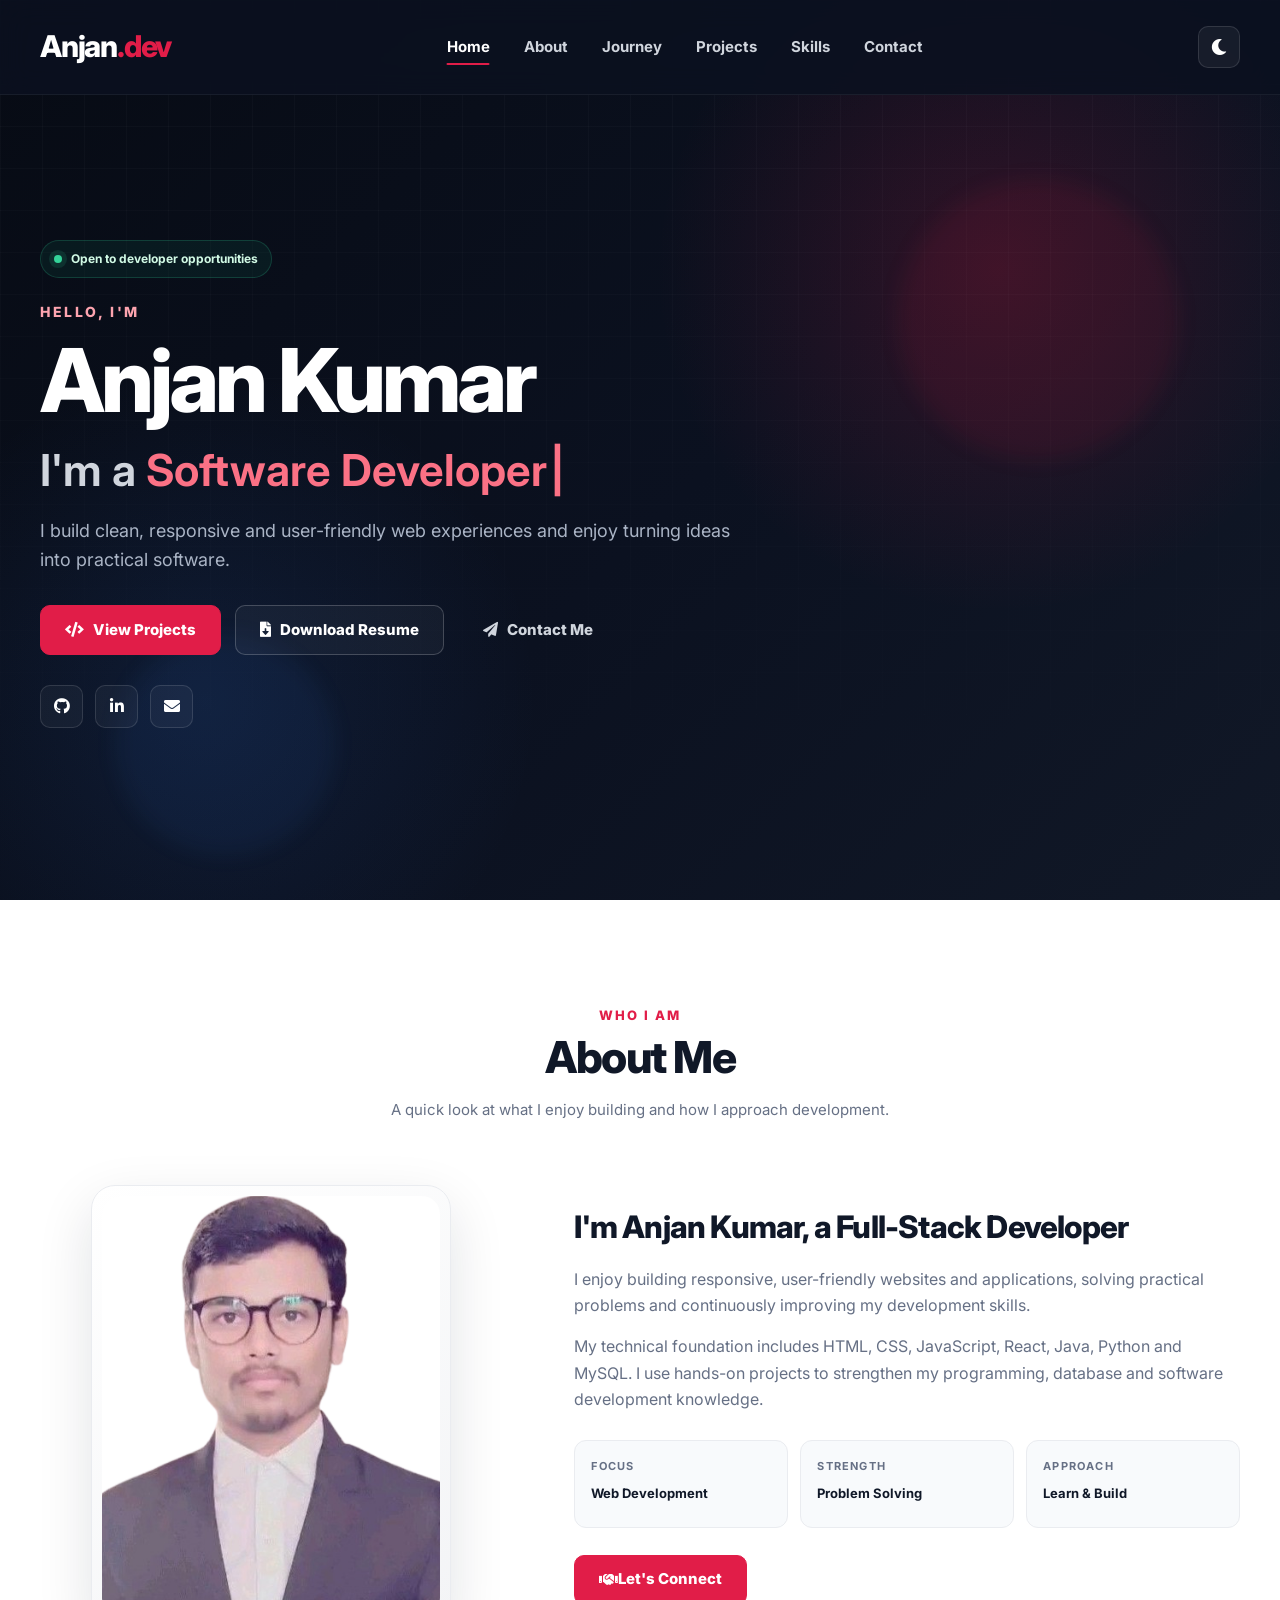
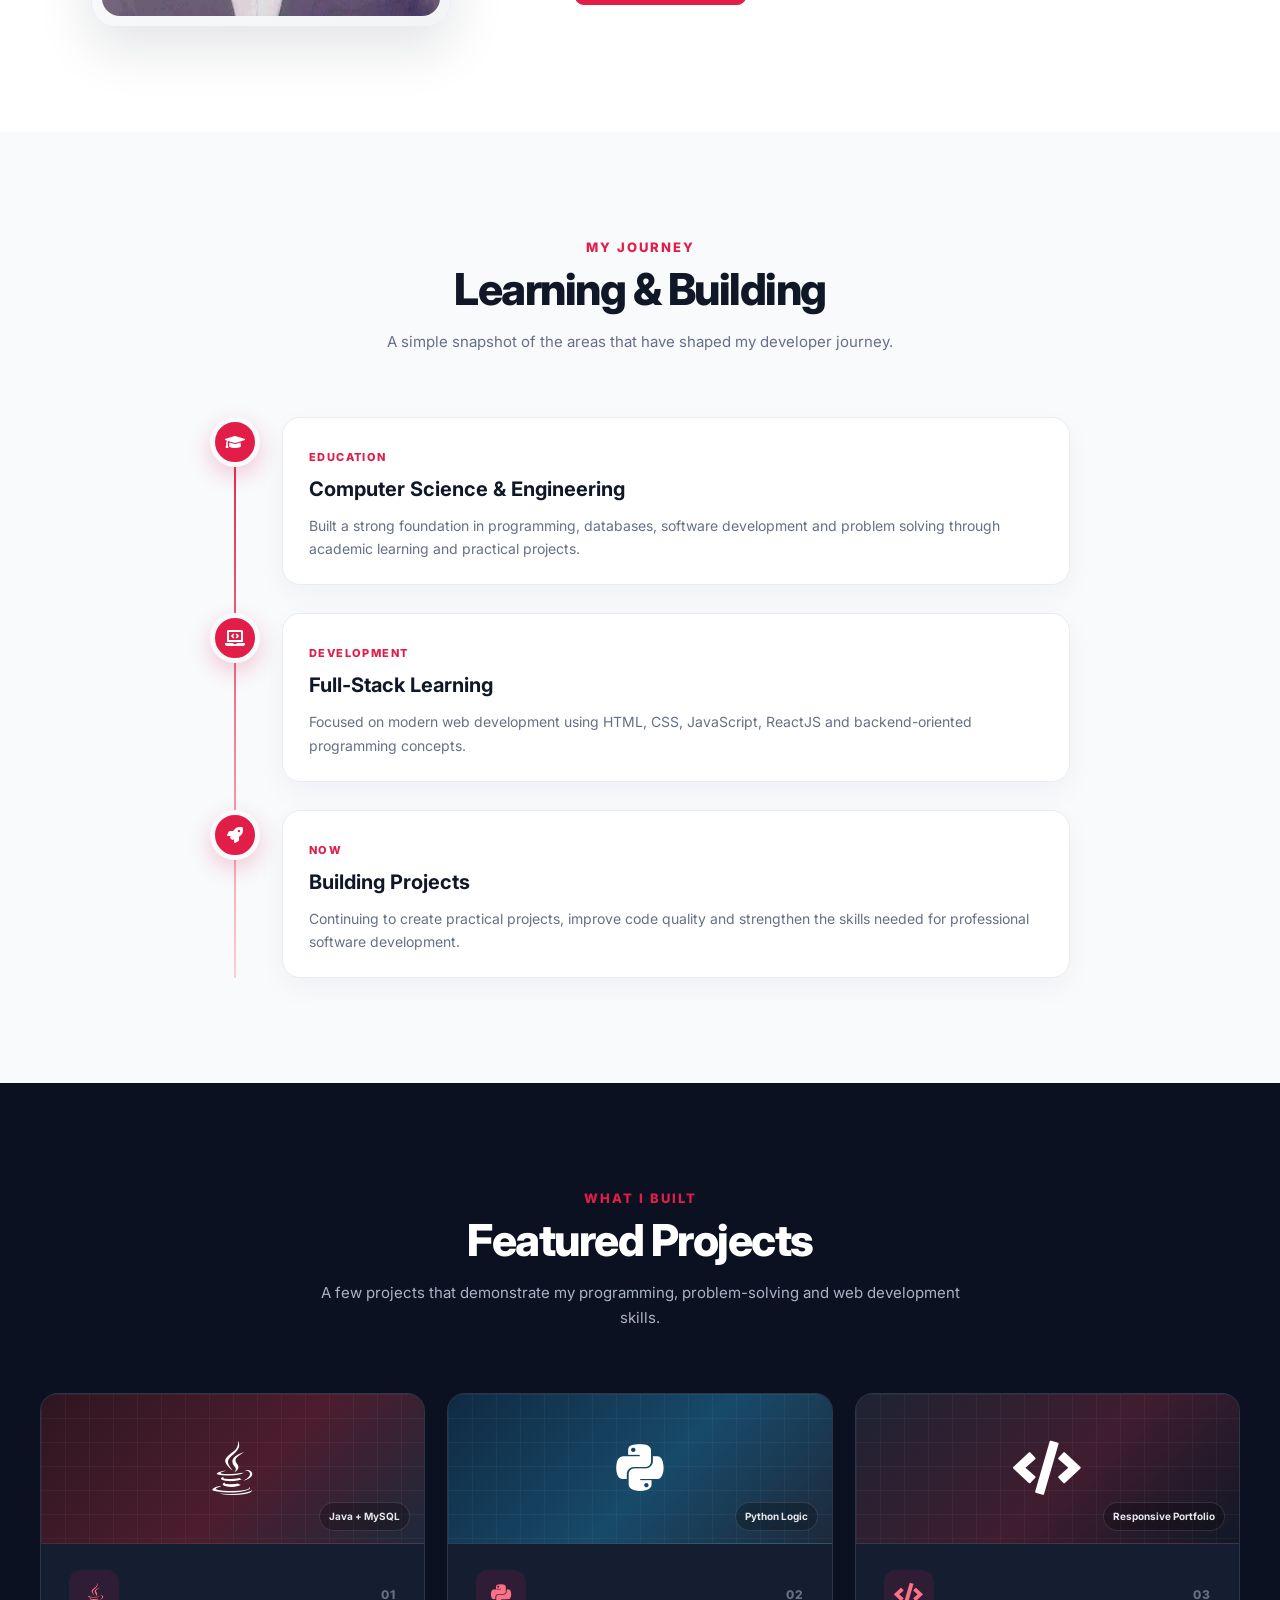
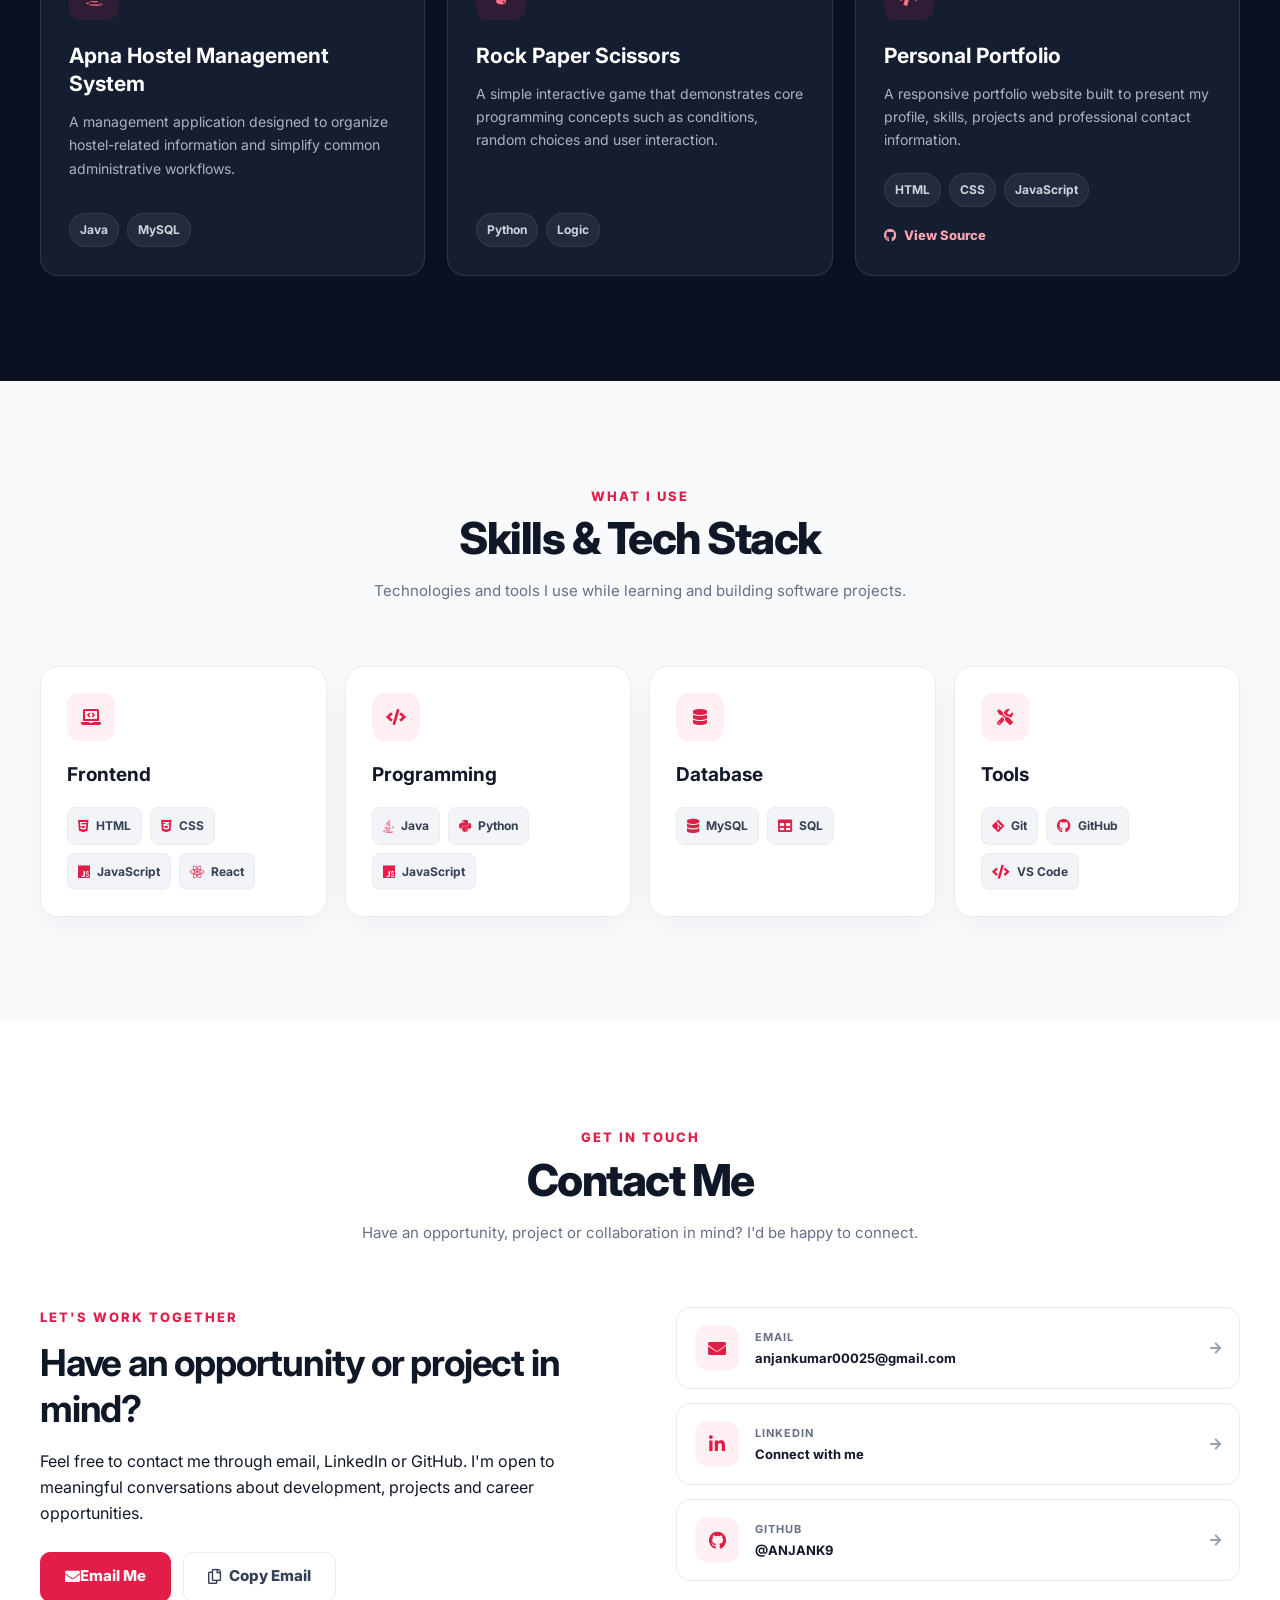
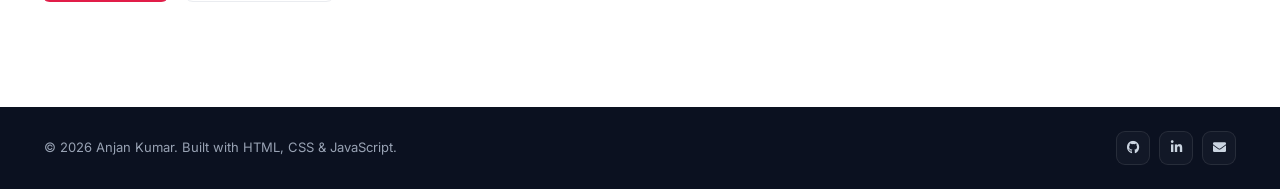
<file: index.html>
<!DOCTYPE html>
<html lang="en">
<head>
    <meta charset="UTF-8">
    <meta name="viewport" content="width=device-width, initial-scale=1.0">
    <meta name="description" content="Anjan Kumar - Full-Stack Developer portfolio showcasing projects, skills and contact information.">
    <meta name="keywords" content="Anjan Kumar, Full-Stack Developer, Java Developer, Web Developer, HTML, CSS, JavaScript, React, Java, Python, MySQL">
    <meta name="author" content="Anjan Kumar">
    <meta name="theme-color" content="#0b1120">
    <meta property="og:title" content="Anjan Kumar | Full-Stack Developer">
    <meta property="og:description" content="Developer portfolio showcasing projects, skills and contact information.">
    <meta property="og:type" content="website">
    <title>Anjan Kumar | Full-Stack Developer</title>

    <link rel="icon" href="data:image/svg+xml,<svg xmlns=%22http://www.w3.org/2000/svg%22 viewBox=%220 0 100 100%22><text y=%22.9em%22 font-size=%2290%22>💻</text></svg>">
    <link rel="preconnect" href="https://fonts.googleapis.com">
    <link rel="preconnect" href="https://fonts.gstatic.com" crossorigin>
    <link href="https://fonts.googleapis.com/css2?family=Inter:wght@400;500;600;700;800&display=swap" rel="stylesheet">
    <link rel="stylesheet" href="https://cdnjs.cloudflare.com/ajax/libs/font-awesome/5.15.4/css/all.min.css">
    <link rel="stylesheet" href="style.css">
</head>
<body>
    <button class="scroll-up-btn" type="button" aria-label="Scroll to top">
        <i class="fas fa-angle-up"></i>
    </button>

    <nav class="navbar" aria-label="Primary navigation">
        <div class="max-width nav-inner">
            <a class="logo" href="#home" aria-label="Go to home">Anjan<span>.dev</span></a>

            <ul class="menu">
                <li><a class="nav-link active" href="#home">Home</a></li>
                <li><a class="nav-link" href="#about">About</a></li>
                <li><a class="nav-link" href="#journey">Journey</a></li>
                <li><a class="nav-link" href="#projects">Projects</a></li>
                <li><a class="nav-link" href="#skills">Skills</a></li>
                <li><a class="nav-link" href="#contact">Contact</a></li>
            </ul>

            <div class="nav-actions">
                <button class="theme-toggle" type="button" aria-label="Enable dark mode" aria-pressed="false" title="Toggle theme">
                    <i class="fas fa-moon"></i>
                </button>
                <button class="menu-toggle" type="button" aria-label="Open navigation menu" aria-expanded="false">
                    <i class="fas fa-bars"></i>
                </button>
            </div>
        </div>
    </nav>

    <main>
        <!-- Hero -->
        <section class="home" id="home">
            <div class="hero-glow hero-glow-one" aria-hidden="true"></div>
            <div class="hero-glow hero-glow-two" aria-hidden="true"></div>

            <div class="max-width">
                <div class="home-content reveal">
                    <div class="availability-badge">
                        <span class="availability-dot" aria-hidden="true"></span>
                        Open to developer opportunities
                    </div>

                    <p class="eyebrow">HELLO, I'M</p>
                    <h1>Anjan Kumar</h1>
                    <h2>I'm a <span class="typing" aria-live="polite"></span><span class="typing-cursor" aria-hidden="true">|</span></h2>

                    <p class="hero-copy">
                        I build clean, responsive and user-friendly web experiences and enjoy turning ideas into practical software.
                    </p>

                    <div class="hero-actions">
                        <a class="btn btn-primary" href="#projects"><i class="fas fa-code"></i> View Projects</a>
                        <a class="btn btn-secondary resume-btn" href="resume.pdf" download><i class="fas fa-file-download"></i> Download Resume</a>
                        <a class="btn btn-ghost" href="#contact"><i class="fas fa-paper-plane"></i> Contact Me</a>
                    </div>

                    <div class="social-links hero-socials" aria-label="Social links">
                        <a href="https://github.com/ANJANK9" target="_blank" rel="noopener noreferrer" aria-label="GitHub" title="GitHub">
                            <i class="fab fa-github"></i>
                        </a>
                        <a href="https://www.linkedin.com/in/anjan-kumar-858480199/" target="_blank" rel="noopener noreferrer" aria-label="LinkedIn" title="LinkedIn">
                            <i class="fab fa-linkedin-in"></i>
                        </a>
                        <a href="mailto:anjankumar00025@gmail.com" aria-label="Email" title="Email">
                            <i class="fas fa-envelope"></i>
                        </a>
                    </div>
                </div>
            </div>
        </section>

        <!-- About -->
        <section class="about" id="about">
            <div class="max-width">
                <div class="section-heading reveal">
                    <p class="section-kicker">WHO I AM</p>
                    <h2>About Me</h2>
                    <p class="section-description">A quick look at what I enjoy building and how I approach development.</p>
                </div>

                <div class="about-content">
                    <div class="about-photo reveal">
                        <div class="profile-frame">
                            <img src="images/profile-1.jpg" alt="Portrait of Anjan Kumar">
                        </div>
                    </div>

                    <div class="about-copy reveal">
                        <h3>I'm Anjan Kumar, a Full-Stack Developer</h3>
                        <p>
                            I enjoy building responsive, user-friendly websites and applications, solving practical problems and continuously improving my development skills.
                        </p>
                        <p>
                            My technical foundation includes HTML, CSS, JavaScript, React, Java, Python and MySQL. I use hands-on projects to strengthen my programming, database and software development knowledge.
                        </p>

                        <div class="about-highlights">
                            <div class="highlight">
                                <span>Focus</span>
                                <strong>Web Development</strong>
                            </div>
                            <div class="highlight">
                                <span>Strength</span>
                                <strong>Problem Solving</strong>
                            </div>
                            <div class="highlight">
                                <span>Approach</span>
                                <strong>Learn &amp; Build</strong>
                            </div>
                        </div>

                        <a class="btn btn-primary" href="#contact"><i class="fas fa-handshake"></i> Let's Connect</a>
                    </div>
                </div>
            </div>
        </section>

        <!-- Journey -->
        <section class="journey" id="journey">
            <div class="max-width">
                <div class="section-heading reveal">
                    <p class="section-kicker">MY JOURNEY</p>
                    <h2>Learning &amp; Building</h2>
                    <p class="section-description">A simple snapshot of the areas that have shaped my developer journey.</p>
                </div>

                <div class="timeline">
                    <article class="timeline-item reveal">
                        <div class="timeline-marker"><i class="fas fa-graduation-cap"></i></div>
                        <div class="timeline-card">
                            <span class="timeline-label">EDUCATION</span>
                            <h3>Computer Science &amp; Engineering</h3>
                            <p>Built a strong foundation in programming, databases, software development and problem solving through academic learning and practical projects.</p>
                        </div>
                    </article>

                    <article class="timeline-item reveal">
                        <div class="timeline-marker"><i class="fas fa-laptop-code"></i></div>
                        <div class="timeline-card">
                            <span class="timeline-label">DEVELOPMENT</span>
                            <h3>Full-Stack Learning</h3>
                            <p>Focused on modern web development using HTML, CSS, JavaScript, ReactJS and backend-oriented programming concepts.</p>
                        </div>
                    </article>

                    <article class="timeline-item reveal">
                        <div class="timeline-marker"><i class="fas fa-rocket"></i></div>
                        <div class="timeline-card">
                            <span class="timeline-label">NOW</span>
                            <h3>Building Projects</h3>
                            <p>Continuing to create practical projects, improve code quality and strengthen the skills needed for professional software development.</p>
                        </div>
                    </article>
                </div>
            </div>
        </section>

        <!-- Projects -->
        <section class="projects" id="projects">
            <div class="max-width">
                <div class="section-heading light reveal">
                    <p class="section-kicker">WHAT I BUILT</p>
                    <h2>Featured Projects</h2>
                    <p class="section-description">A few projects that demonstrate my programming, problem-solving and web development skills.</p>
                </div>

                <div class="project-grid">
                    <article class="project-card reveal">
                        <div class="project-preview preview-java" aria-hidden="true">
                            <i class="fab fa-java"></i>
                            <span>Java + MySQL</span>
                        </div>
                        <div class="project-body">
                            <div class="project-top">
                                <div class="project-icon"><i class="fab fa-java"></i></div>
                                <span class="project-number">01</span>
                            </div>
                            <h3>Apna Hostel Management System</h3>
                            <p>A management application designed to organize hostel-related information and simplify common administrative workflows.</p>
                            <div class="tech-tags">
                                <span>Java</span>
                                <span>MySQL</span>
                            </div>
                        </div>
                    </article>

                    <article class="project-card reveal">
                        <div class="project-preview preview-python" aria-hidden="true">
                            <i class="fab fa-python"></i>
                            <span>Python Logic</span>
                        </div>
                        <div class="project-body">
                            <div class="project-top">
                                <div class="project-icon"><i class="fab fa-python"></i></div>
                                <span class="project-number">02</span>
                            </div>
                            <h3>Rock Paper Scissors</h3>
                            <p>A simple interactive game that demonstrates core programming concepts such as conditions, random choices and user interaction.</p>
                            <div class="tech-tags">
                                <span>Python</span>
                                <span>Logic</span>
                            </div>
                        </div>
                    </article>

                    <article class="project-card reveal">
                        <div class="project-preview preview-web" aria-hidden="true">
                            <i class="fas fa-code"></i>
                            <span>Responsive Portfolio</span>
                        </div>
                        <div class="project-body">
                            <div class="project-top">
                                <div class="project-icon"><i class="fas fa-code"></i></div>
                                <span class="project-number">03</span>
                            </div>
                            <h3>Personal Portfolio</h3>
                            <p>A responsive portfolio website built to present my profile, skills, projects and professional contact information.</p>
                            <div class="tech-tags">
                                <span>HTML</span>
                                <span>CSS</span>
                                <span>JavaScript</span>
                            </div>
                            <div class="project-actions">
                                <a class="project-link" href="https://github.com/ANJANK9/Selfobia" target="_blank" rel="noopener noreferrer">
                                    <i class="fab fa-github"></i> View Source
                                </a>
                            </div>
                        </div>
                    </article>
                </div>
            </div>
        </section>

        <!-- Skills -->
        <section class="skills" id="skills">
            <div class="max-width">
                <div class="section-heading reveal">
                    <p class="section-kicker">WHAT I USE</p>
                    <h2>Skills &amp; Tech Stack</h2>
                    <p class="section-description">Technologies and tools I use while learning and building software projects.</p>
                </div>

                <div class="skills-grid">
                    <article class="skill-group reveal">
                        <div class="skill-group-icon"><i class="fas fa-laptop-code"></i></div>
                        <h3>Frontend</h3>
                        <div class="skill-list icon-list">
                            <span><i class="fab fa-html5"></i> HTML</span>
                            <span><i class="fab fa-css3-alt"></i> CSS</span>
                            <span><i class="fab fa-js"></i> JavaScript</span>
                            <span><i class="fab fa-react"></i> React</span>
                        </div>
                    </article>

                    <article class="skill-group reveal">
                        <div class="skill-group-icon"><i class="fas fa-code"></i></div>
                        <h3>Programming</h3>
                        <div class="skill-list icon-list">
                            <span><i class="fab fa-java"></i> Java</span>
                            <span><i class="fab fa-python"></i> Python</span>
                            <span><i class="fab fa-js"></i> JavaScript</span>
                        </div>
                    </article>

                    <article class="skill-group reveal">
                        <div class="skill-group-icon"><i class="fas fa-database"></i></div>
                        <h3>Database</h3>
                        <div class="skill-list icon-list">
                            <span><i class="fas fa-database"></i> MySQL</span>
                            <span><i class="fas fa-table"></i> SQL</span>
                        </div>
                    </article>

                    <article class="skill-group reveal">
                        <div class="skill-group-icon"><i class="fas fa-tools"></i></div>
                        <h3>Tools</h3>
                        <div class="skill-list icon-list">
                            <span><i class="fab fa-git-alt"></i> Git</span>
                            <span><i class="fab fa-github"></i> GitHub</span>
                            <span><i class="fas fa-code"></i> VS Code</span>
                        </div>
                    </article>
                </div>
            </div>
        </section>

        <!-- Contact -->
        <section class="contact" id="contact">
            <div class="max-width">
                <div class="section-heading reveal">
                    <p class="section-kicker">GET IN TOUCH</p>
                    <h2>Contact Me</h2>
                    <p class="section-description">Have an opportunity, project or collaboration in mind? I'd be happy to connect.</p>
                </div>

                <div class="contact-wrap">
                    <div class="contact-intro reveal">
                        <p class="contact-kicker">LET'S WORK TOGETHER</p>
                        <h3>Have an opportunity or project in mind?</h3>
                        <p>
                            Feel free to contact me through email, LinkedIn or GitHub. I'm open to meaningful conversations about development, projects and career opportunities.
                        </p>

                        <div class="contact-actions">
                            <a class="btn btn-primary" href="mailto:anjankumar00025@gmail.com"><i class="fas fa-envelope"></i> Email Me</a>
                            <button class="btn copy-email" type="button" data-email="anjankumar00025@gmail.com">
                                <i class="far fa-copy"></i> <span>Copy Email</span>
                            </button>
                        </div>
                    </div>

                    <div class="contact-cards reveal">
                        <a class="contact-card" href="mailto:anjankumar00025@gmail.com">
                            <i class="fas fa-envelope"></i>
                            <div>
                                <span>Email</span>
                                <strong>anjankumar00025@gmail.com</strong>
                            </div>
                            <i class="fas fa-arrow-right card-arrow"></i>
                        </a>

                        <a class="contact-card" href="https://www.linkedin.com/in/anjan-kumar-858480199/" target="_blank" rel="noopener noreferrer">
                            <i class="fab fa-linkedin-in"></i>
                            <div>
                                <span>LinkedIn</span>
                                <strong>Connect with me</strong>
                            </div>
                            <i class="fas fa-arrow-right card-arrow"></i>
                        </a>

                        <a class="contact-card" href="https://github.com/ANJANK9" target="_blank" rel="noopener noreferrer">
                            <i class="fab fa-github"></i>
                            <div>
                                <span>GitHub</span>
                                <strong>@ANJANK9</strong>
                            </div>
                            <i class="fas fa-arrow-right card-arrow"></i>
                        </a>
                    </div>
                </div>
            </div>
        </section>
    </main>

    <footer class="footer">
        <div class="footer-inner max-width">
            <p>&copy; <span id="year"></span> Anjan Kumar. Built with HTML, CSS &amp; JavaScript.</p>
            <div class="footer-socials" aria-label="Footer social links">
                <a href="https://github.com/ANJANK9" target="_blank" rel="noopener noreferrer" aria-label="GitHub"><i class="fab fa-github"></i></a>
                <a href="https://www.linkedin.com/in/anjan-kumar-858480199/" target="_blank" rel="noopener noreferrer" aria-label="LinkedIn"><i class="fab fa-linkedin-in"></i></a>
                <a href="mailto:anjankumar00025@gmail.com" aria-label="Email"><i class="fas fa-envelope"></i></a>
            </div>
        </div>
    </footer>

    <script src="script.js"></script>
</body>
</html>
</file>
<file: style.css>
:root {
    --bg: #0b1120;
    --bg-deep: #070b14;
    --surface: #151e31;
    --surface-2: #1b263b;
    --light: #f8fafc;
    --white: #ffffff;
    --text: #101828;
    --muted: #667085;
    --muted-light: #aab4c5;
    --accent: #e11d48;
    --accent-light: #fb7185;
    --accent-hover: #be123c;
    --border: #eaecf0;
    --dark-border: rgba(255, 255, 255, 0.1);
    --shadow: 0 20px 55px rgba(15, 23, 42, 0.12);
}

* {
    margin: 0;
    padding: 0;
    box-sizing: border-box;
}

html {
    scroll-behavior: smooth;
    scroll-padding-top: 86px;
}

body {
    font-family: 'Inter', sans-serif;
    color: var(--text);
    background: var(--white);
    line-height: 1.65;
    overflow-x: hidden;
}

a {
    color: inherit;
    text-decoration: none;
}

button,
a {
    -webkit-tap-highlight-color: transparent;
}

button {
    font: inherit;
}

img {
    max-width: 100%;
}

::selection {
    color: #fff;
    background: var(--accent);
}

::-webkit-scrollbar {
    width: 9px;
}

::-webkit-scrollbar-track {
    background: #eef2f6;
}

::-webkit-scrollbar-thumb {
    background: #98a2b3;
    border-radius: 20px;
}

::-webkit-scrollbar-thumb:hover {
    background: #667085;
}

section {
    padding: 105px 0;
}

.max-width {
    width: min(1200px, calc(100% - 48px));
    margin: 0 auto;
}

/* ---------------- Navbar ---------------- */
.navbar {
    position: fixed;
    top: 0;
    left: 0;
    width: 100%;
    z-index: 1000;
    padding: 22px 0;
    background: rgba(11, 17, 32, 0.86);
    border-bottom: 1px solid rgba(255, 255, 255, 0.06);
    backdrop-filter: blur(14px);
    -webkit-backdrop-filter: blur(14px);
    transition: padding .25s ease, box-shadow .25s ease, background .25s ease;
}

.navbar.sticky {
    padding: 15px 0;
    background: rgba(11, 17, 32, 0.97);
    box-shadow: 0 8px 28px rgba(0, 0, 0, 0.18);
}

.nav-inner {
    display: flex;
    align-items: center;
    justify-content: space-between;
}

.logo {
    color: #fff;
    font-size: 30px;
    font-weight: 800;
    letter-spacing: -1.2px;
}

.logo span {
    color: var(--accent);
}

.menu {
    display: flex;
    align-items: center;
    gap: 34px;
    list-style: none;
}

.nav-link {
    position: relative;
    color: #d0d5dd;
    font-size: 15px;
    font-weight: 700;
    transition: color .2s ease;
}

.nav-link:hover,
.nav-link.active {
    color: #fff;
}

.nav-link::after {
    content: "";
    position: absolute;
    left: 50%;
    bottom: -9px;
    width: 0;
    height: 2px;
    border-radius: 999px;
    background: var(--accent);
    transform: translateX(-50%);
    transition: width .2s ease;
}

.nav-link:hover::after,
.nav-link.active::after {
    width: 100%;
}

.menu-toggle {
    display: none;
    width: 42px;
    height: 42px;
    border: 1px solid rgba(255, 255, 255, 0.12);
    border-radius: 10px;
    color: #fff;
    background: rgba(255, 255, 255, 0.05);
    cursor: pointer;
}

/* ---------------- Shared ---------------- */
.section-heading {
    max-width: 720px;
    margin: 0 auto 62px;
    text-align: center;
}

.section-heading h2 {
    margin-top: 5px;
    font-size: clamp(34px, 5vw, 44px);
    line-height: 1.2;
    font-weight: 800;
    letter-spacing: -1.5px;
}

.section-kicker,
.contact-kicker {
    color: var(--accent);
    font-size: 13px;
    font-weight: 800;
    letter-spacing: 2px;
}

.section-description {
    max-width: 640px;
    margin: 14px auto 0;
    color: var(--muted);
    font-size: 15px;
}

.section-heading.light h2 {
    color: #fff;
}

.section-heading.light .section-description {
    color: var(--muted-light);
}

.btn {
    display: inline-flex;
    align-items: center;
    justify-content: center;
    min-height: 50px;
    padding: 0 24px;
    border: 1px solid transparent;
    border-radius: 10px;
    font-size: 15px;
    font-weight: 800;
    transition: transform .22s ease, background .22s ease, border-color .22s ease;
}

.btn:hover {
    transform: translateY(-2px);
}

.btn-primary {
    color: #fff;
    background: var(--accent);
    border-color: var(--accent);
}

.btn-primary:hover {
    background: var(--accent-hover);
    border-color: var(--accent-hover);
}

.btn-secondary {
    color: #fff;
    background: rgba(255, 255, 255, 0.04);
    border-color: rgba(255, 255, 255, 0.2);
}

.btn-secondary:hover {
    background: rgba(255, 255, 255, 0.08);
    border-color: rgba(255, 255, 255, 0.4);
}

/* ---------------- Home ---------------- */
.home {
    position: relative;
    display: flex;
    align-items: center;
    min-height: 100vh;
    color: #fff;
    overflow: hidden;
    background:
        radial-gradient(circle at 78% 30%, rgba(225, 29, 72, 0.18), transparent 29%),
        radial-gradient(circle at 16% 78%, rgba(59, 130, 246, 0.11), transparent 26%),
        linear-gradient(135deg, var(--bg-deep) 0%, var(--bg) 54%, #111827 100%);
}

.home::before {
    content: "";
    position: absolute;
    inset: 0;
    pointer-events: none;
    background-image:
        linear-gradient(rgba(255, 255, 255, 0.025) 1px, transparent 1px),
        linear-gradient(90deg, rgba(255, 255, 255, 0.025) 1px, transparent 1px);
    background-size: 42px 42px;
    mask-image: linear-gradient(to bottom, #000 15%, transparent 100%);
}

.home-content {
    position: relative;
    z-index: 2;
    max-width: 790px;
    padding-top: 68px;
}

.eyebrow {
    margin-bottom: 12px;
    color: #fda4af;
    font-size: 14px;
    font-weight: 800;
    letter-spacing: 2.6px;
}

.home h1 {
    font-size: clamp(54px, 7.3vw, 88px);
    line-height: 1.03;
    font-weight: 800;
    letter-spacing: -4px;
}

.home h2 {
    margin: 17px 0 18px;
    color: #d0d5dd;
    font-size: clamp(29px, 4vw, 44px);
    line-height: 1.25;
    font-weight: 650;
}

.typing {
    color: var(--accent-light);
}

.typing-cursor {
    display: inline-block;
    margin-left: 3px;
    color: var(--accent-light);
    animation: blink .75s step-end infinite;
}

@keyframes blink {
    50% { opacity: 0; }
}

.hero-copy {
    max-width: 690px;
    margin-bottom: 30px;
    color: var(--muted-light);
    font-size: 18px;
}

.hero-actions {
    display: flex;
    flex-wrap: wrap;
    gap: 14px;
}

.social-links {
    display: flex;
    gap: 12px;
}

.hero-socials {
    margin-top: 30px;
}

.social-links a {
    display: grid;
    place-items: center;
    width: 43px;
    height: 43px;
    border: 1px solid rgba(255, 255, 255, 0.12);
    border-radius: 10px;
    color: #fff;
    background: rgba(255, 255, 255, 0.04);
    transition: transform .22s ease, background .22s ease, border-color .22s ease;
}

.social-links a:hover {
    transform: translateY(-3px);
    background: var(--accent);
    border-color: var(--accent);
}

/* ---------------- About ---------------- */
.about {
    background: #fff;
}

.about-content {
    display: grid;
    grid-template-columns: .82fr 1.18fr;
    align-items: center;
    gap: 72px;
}

.profile-frame {
    max-width: 360px;
    margin: 0 auto;
    padding: 10px;
    border: 1px solid var(--border);
    border-radius: 24px;
    background: linear-gradient(145deg, #fff, #f3f4f6);
    box-shadow: var(--shadow);
}

.profile-frame img {
    display: block;
    width: 100%;
    height: 420px;
    object-fit: cover;
    border-radius: 18px;
}

.about-copy h3 {
    margin-bottom: 18px;
    font-size: clamp(25px, 3vw, 31px);
    line-height: 1.3;
    font-weight: 800;
    letter-spacing: -.8px;
}

.about-copy p {
    margin-bottom: 15px;
    color: var(--muted);
}

.about-highlights {
    display: grid;
    grid-template-columns: repeat(3, 1fr);
    gap: 12px;
    margin: 27px 0;
}

.highlight {
    min-height: 88px;
    padding: 16px;
    border: 1px solid var(--border);
    border-radius: 12px;
    background: var(--light);
}

.highlight span {
    display: block;
    margin-bottom: 4px;
    color: var(--muted);
    font-size: 11px;
    font-weight: 700;
    letter-spacing: 1.2px;
    text-transform: uppercase;
}

.highlight strong {
    font-size: 13px;
}

/* ---------------- Projects ---------------- */
.projects {
    color: #fff;
    background: var(--bg);
}

.project-grid {
    display: grid;
    grid-template-columns: repeat(3, 1fr);
    gap: 22px;
}

.project-card {
    display: flex;
    flex-direction: column;
    min-height: 355px;
    padding: 28px;
    border: 1px solid var(--dark-border);
    border-radius: 18px;
    background: var(--surface);
    transition: transform .25s ease, border-color .25s ease, box-shadow .25s ease;
}

.project-card:hover {
    transform: translateY(-7px);
    border-color: rgba(225, 29, 72, 0.55);
    box-shadow: 0 20px 45px rgba(0, 0, 0, 0.23);
}

.project-top {
    display: flex;
    align-items: center;
    justify-content: space-between;
    margin-bottom: 22px;
}

.project-icon {
    display: grid;
    place-items: center;
    width: 50px;
    height: 50px;
    border-radius: 12px;
    color: var(--accent-light);
    background: rgba(225, 29, 72, 0.12);
    font-size: 23px;
}

.project-number {
    color: #667085;
    font-size: 12px;
    font-weight: 800;
    letter-spacing: 1px;
}

.project-card h3 {
    margin-bottom: 12px;
    font-size: 21px;
    line-height: 1.35;
}

.project-card p {
    margin-bottom: 22px;
    color: var(--muted-light);
    font-size: 14px;
}

.tech-tags,
.skill-list {
    display: flex;
    flex-wrap: wrap;
    gap: 8px;
}

.tech-tags {
    margin-top: auto;
}

.tech-tags span {
    padding: 6px 10px;
    border: 1px solid rgba(255, 255, 255, 0.08);
    border-radius: 999px;
    color: #d0d5dd;
    background: rgba(255, 255, 255, 0.06);
    font-size: 12px;
    font-weight: 700;
}

.project-link {
    display: inline-flex;
    align-items: center;
    gap: 7px;
    margin-top: 18px;
    color: #fda4af;
    font-size: 13px;
    font-weight: 800;
}

.project-link:hover {
    color: #fff;
}

/* ---------------- Skills ---------------- */
.skills {
    background: var(--light);
}

.skills-grid {
    display: grid;
    grid-template-columns: repeat(4, 1fr);
    gap: 18px;
}

.skill-group {
    min-height: 220px;
    padding: 26px;
    border: 1px solid var(--border);
    border-radius: 18px;
    background: #fff;
    box-shadow: 0 10px 30px rgba(16, 24, 40, 0.04);
    transition: transform .22s ease, box-shadow .22s ease, border-color .22s ease;
}

.skill-group:hover {
    transform: translateY(-5px);
    border-color: #fecdd3;
    box-shadow: 0 16px 35px rgba(16, 24, 40, 0.07);
}

.skill-group-icon {
    display: grid;
    place-items: center;
    width: 48px;
    height: 48px;
    margin-bottom: 18px;
    border-radius: 12px;
    color: var(--accent);
    background: #fff1f3;
}

.skill-group h3 {
    margin-bottom: 17px;
    font-size: 19px;
}

.skill-list span {
    padding: 8px 10px;
    border: 1px solid var(--border);
    border-radius: 8px;
    color: #344054;
    background: #f2f4f7;
    font-size: 12px;
    font-weight: 700;
}

/* ---------------- Contact ---------------- */
.contact {
    background: #fff;
}

.contact-wrap {
    display: grid;
    grid-template-columns: 1fr 1fr;
    gap: 72px;
    align-items: start;
}

.contact-kicker {
    margin-bottom: 11px;
}

.contact-intro h3 {
    max-width: 560px;
    margin-bottom: 16px;
    font-size: clamp(29px, 4vw, 37px);
    line-height: 1.24;
    letter-spacing: -1.2px;
}

.contact-intro > p:last-child {
    max-width: 540px;
    color: var(--muted);
}

.contact-cards {
    display: grid;
    gap: 14px;
}

.contact-card {
    display: grid;
    grid-template-columns: auto 1fr auto;
    align-items: center;
    gap: 16px;
    padding: 18px;
    border: 1px solid var(--border);
    border-radius: 14px;
    background: #fff;
    transition: transform .22s ease, border-color .22s ease, box-shadow .22s ease;
}

.contact-card:hover {
    transform: translateY(-3px);
    border-color: #fecdd3;
    box-shadow: 0 12px 30px rgba(16, 24, 40, 0.07);
}

.contact-card > i:first-child {
    display: grid;
    place-items: center;
    width: 44px;
    height: 44px;
    border-radius: 10px;
    color: var(--accent);
    background: #fff1f3;
    font-size: 18px;
}

.contact-card span,
.contact-card strong {
    display: block;
}

.contact-card span {
    color: var(--muted);
    font-size: 11px;
    font-weight: 700;
    letter-spacing: 1px;
    text-transform: uppercase;
}

.contact-card strong {
    margin-top: 2px;
    font-size: 13px;
    word-break: break-word;
}

.card-arrow {
    color: #98a2b3;
    font-size: 13px;
    transition: transform .2s ease, color .2s ease;
}

.contact-card:hover .card-arrow {
    color: var(--accent);
    transform: translateX(3px);
}

/* ---------------- Footer ---------------- */
.footer {
    padding: 24px 20px;
    color: #98a2b3;
    background: var(--bg);
    text-align: center;
    font-size: 13px;
}

/* ---------------- Scroll to top ---------------- */
.scroll-up-btn {
    position: fixed;
    right: 27px;
    bottom: 14px;
    z-index: 999;
    display: grid;
    place-items: center;
    width: 45px;
    height: 45px;
    border: 0;
    border-radius: 12px;
    color: #fff;
    background: var(--accent);
    box-shadow: 0 10px 25px rgba(225, 29, 72, 0.3);
    cursor: pointer;
    opacity: 0;
    pointer-events: none;
    transform: translateY(10px);
    transition: opacity .25s ease, transform .25s ease, background .2s ease;
}

.scroll-up-btn.show {
    bottom: 27px;
    opacity: 1;
    pointer-events: auto;
    transform: translateY(0);
}

.scroll-up-btn:hover {
    background: var(--accent-hover);
}

/* ---------------- Reveal animation ---------------- */
.reveal {
    opacity: 0;
    transform: translateY(22px);
    transition: opacity .65s ease, transform .65s ease;
}

.reveal.visible {
    opacity: 1;
    transform: translateY(0);
}

/* ---------------- Responsive ---------------- */
@media (max-width: 1000px) {
    .menu-toggle {
        display: grid;
        place-items: center;
        z-index: 1002;
    }

    .menu {
        position: fixed;
        top: 0;
        right: -100%;
        z-index: 1001;
        width: min(340px, 82vw);
        height: 100vh;
        padding: 110px 34px 40px;
        flex-direction: column;
        align-items: flex-start;
        gap: 26px;
        background: #0b1120;
        box-shadow: -20px 0 50px rgba(0, 0, 0, 0.28);
        transition: right .28s ease;
    }

    .menu.active {
        right: 0;
    }

    .nav-link {
        font-size: 20px;
    }

    .nav-link::after {
        left: 0;
        transform: none;
    }

    .about-content {
        grid-template-columns: 1fr;
        gap: 44px;
    }

    .about-copy {
        max-width: 760px;
        margin: 0 auto;
    }

    .project-grid {
        grid-template-columns: repeat(2, 1fr);
    }

    .skills-grid {
        grid-template-columns: repeat(2, 1fr);
    }

    .contact-wrap {
        grid-template-columns: 1fr;
        gap: 38px;
    }
}

@media (max-width: 700px) {
    html {
        scroll-padding-top: 76px;
    }

    section {
        padding: 82px 0;
    }

    .max-width {
        width: min(100% - 36px, 1200px);
    }

    .navbar {
        padding: 17px 0;
    }

    .logo {
        font-size: 25px;
    }

    .home-content {
        padding-top: 55px;
    }

    .home h1 {
        letter-spacing: -2.7px;
    }

    .hero-copy {
        font-size: 16px;
    }

    .section-heading {
        margin-bottom: 48px;
    }

    .about-highlights,
    .project-grid,
    .skills-grid {
        grid-template-columns: 1fr;
    }

    .project-card {
        min-height: unset;
    }

    .profile-frame img {
        height: 390px;
    }

    .contact-card {
        grid-template-columns: auto 1fr;
    }

    .card-arrow {
        display: none;
    }
}

@media (max-width: 470px) {
    .home h1 {
        font-size: 47px;
    }

    .home h2 {
        font-size: 25px;
    }

    .hero-actions {
        flex-direction: column;
    }

    .btn {
        width: 100%;
    }

    .profile-frame img {
        height: 340px;
    }

    .about-copy h3 {
        font-size: 24px;
    }

    .scroll-up-btn {
        right: 16px;
    }
}

@media (prefers-reduced-motion: reduce) {
    html {
        scroll-behavior: auto;
    }

    *,
    *::before,
    *::after {
        animation-duration: .01ms !important;
        animation-iteration-count: 1 !important;
        transition-duration: .01ms !important;
    }

    .reveal {
        opacity: 1;
        transform: none;
    }
}
/* ========================================================
   Modern Portfolio Upgrade Additions
   ======================================================== */

.nav-actions {
    display: flex;
    align-items: center;
    gap: 10px;
}

.theme-toggle {
    display: grid;
    place-items: center;
    width: 42px;
    height: 42px;
    border: 1px solid rgba(255, 255, 255, 0.12);
    border-radius: 10px;
    color: #fff;
    background: rgba(255, 255, 255, 0.05);
    cursor: pointer;
    transition: transform .2s ease, background .2s ease, border-color .2s ease;
}

.theme-toggle:hover {
    transform: translateY(-2px);
    background: rgba(255, 255, 255, 0.1);
    border-color: rgba(255, 255, 255, 0.24);
}

.availability-badge {
    display: inline-flex;
    align-items: center;
    gap: 9px;
    margin-bottom: 22px;
    padding: 8px 13px;
    border: 1px solid rgba(52, 211, 153, 0.2);
    border-radius: 999px;
    color: #d1fae5;
    background: rgba(16, 185, 129, 0.08);
    font-size: 12px;
    font-weight: 700;
}

.availability-dot {
    width: 8px;
    height: 8px;
    border-radius: 50%;
    background: #34d399;
    box-shadow: 0 0 0 5px rgba(52, 211, 153, 0.12);
    animation: availabilityPulse 1.8s ease-out infinite;
}

@keyframes availabilityPulse {
    0%, 100% { box-shadow: 0 0 0 4px rgba(52, 211, 153, 0.11); }
    50% { box-shadow: 0 0 0 8px rgba(52, 211, 153, 0.03); }
}

.hero-actions .btn {
    gap: 9px;
}

.btn-ghost {
    color: #d0d5dd;
    border-color: transparent;
    background: transparent;
}

.btn-ghost:hover {
    color: #fff;
    background: rgba(255, 255, 255, 0.05);
    border-color: rgba(255, 255, 255, 0.1);
}

.hero-glow {
    position: absolute;
    border-radius: 50%;
    filter: blur(10px);
    pointer-events: none;
}

.hero-glow-one {
    width: 280px;
    height: 280px;
    right: 8%;
    top: 20%;
    background: rgba(225, 29, 72, 0.08);
}

.hero-glow-two {
    width: 220px;
    height: 220px;
    left: 9%;
    bottom: 5%;
    background: rgba(59, 130, 246, 0.06);
}

/* ---------------- Journey ---------------- */
.journey {
    background: #f8fafc;
}

.timeline {
    position: relative;
    max-width: 860px;
    margin: 0 auto;
}

.timeline::before {
    content: "";
    position: absolute;
    top: 0;
    bottom: 0;
    left: 24px;
    width: 2px;
    background: linear-gradient(var(--accent), #fecdd3);
}

.timeline-item {
    position: relative;
    display: grid;
    grid-template-columns: 50px 1fr;
    gap: 22px;
    padding-bottom: 28px;
}

.timeline-item:last-child {
    padding-bottom: 0;
}

.timeline-marker {
    position: relative;
    z-index: 2;
    display: grid;
    place-items: center;
    width: 50px;
    height: 50px;
    border: 5px solid #f8fafc;
    border-radius: 50%;
    color: #fff;
    background: var(--accent);
    box-shadow: 0 8px 22px rgba(225, 29, 72, 0.22);
}

.timeline-card {
    padding: 24px 26px;
    border: 1px solid var(--border);
    border-radius: 18px;
    background: #fff;
    box-shadow: 0 10px 30px rgba(16, 24, 40, 0.04);
    transition: transform .22s ease, box-shadow .22s ease, border-color .22s ease;
}

.timeline-card:hover {
    transform: translateY(-4px);
    border-color: #fecdd3;
    box-shadow: 0 16px 35px rgba(16, 24, 40, 0.07);
}

.timeline-label {
    display: inline-block;
    margin-bottom: 7px;
    color: var(--accent);
    font-size: 11px;
    font-weight: 800;
    letter-spacing: 1.4px;
}

.timeline-card h3 {
    margin-bottom: 8px;
    font-size: 20px;
}

.timeline-card p {
    color: var(--muted);
    font-size: 14px;
}

/* ---------------- Project previews ---------------- */
.project-card {
    overflow: hidden;
    padding: 0;
}

.project-preview {
    position: relative;
    display: grid;
    place-items: center;
    min-height: 150px;
    overflow: hidden;
    border-bottom: 1px solid var(--dark-border);
}

.project-preview::before {
    content: "";
    position: absolute;
    inset: 0;
    background-image:
        linear-gradient(rgba(255, 255, 255, 0.04) 1px, transparent 1px),
        linear-gradient(90deg, rgba(255, 255, 255, 0.04) 1px, transparent 1px);
    background-size: 24px 24px;
}

.project-preview i {
    position: relative;
    z-index: 2;
    font-size: 54px;
    color: #fff;
    transition: transform .25s ease;
}

.project-preview span {
    position: absolute;
    right: 14px;
    bottom: 12px;
    z-index: 2;
    padding: 5px 9px;
    border: 1px solid rgba(255, 255, 255, 0.12);
    border-radius: 999px;
    color: #e5e7eb;
    background: rgba(0, 0, 0, 0.24);
    font-size: 10px;
    font-weight: 700;
}

.preview-java {
    background: linear-gradient(135deg, #2d1620, #4c1d2e 55%, #1e293b);
}

.preview-python {
    background: linear-gradient(135deg, #102a43, #174a69 55%, #1e293b);
}

.preview-web {
    background: linear-gradient(135deg, #1d2333, #3f1d2f 55%, #111827);
}

.project-card:hover .project-preview i {
    transform: scale(1.08) rotate(-2deg);
}

.project-body {
    display: flex;
    flex: 1;
    flex-direction: column;
    padding: 26px 28px 28px;
}

.project-actions {
    display: flex;
    flex-wrap: wrap;
    gap: 14px;
    margin-top: 18px;
}

.project-actions .project-link {
    margin-top: 0;
}

.icon-list span {
    display: inline-flex;
    align-items: center;
    gap: 7px;
}

.icon-list span i {
    color: var(--accent);
    font-size: 14px;
}

.contact-actions {
    display: flex;
    flex-wrap: wrap;
    gap: 12px;
    margin-top: 25px;
}

.copy-email {
    color: #344054;
    border-color: var(--border);
    background: #fff;
    cursor: pointer;
    gap: 8px;
}

.copy-email:hover {
    border-color: #fecdd3;
    background: #fff1f3;
}

.footer-inner {
    display: flex;
    align-items: center;
    justify-content: space-between;
    gap: 18px;
}

.footer-socials {
    display: flex;
    align-items: center;
    gap: 9px;
}

.footer-socials a {
    display: grid;
    place-items: center;
    width: 34px;
    height: 34px;
    border: 1px solid rgba(255, 255, 255, 0.09);
    border-radius: 9px;
    color: #cbd5e1;
    background: rgba(255, 255, 255, 0.03);
    transition: transform .2s ease, color .2s ease, border-color .2s ease;
}

.footer-socials a:hover {
    transform: translateY(-2px);
    color: #fff;
    border-color: rgba(225, 29, 72, 0.6);
}

/* ---------------- Full dark theme ---------------- */
body.dark-theme {
    color: #f8fafc;
    background: #0b1120;
}

body.dark-theme .about,
body.dark-theme .journey,
body.dark-theme .skills,
body.dark-theme .contact {
    background: #0f172a;
}

body.dark-theme .section-heading h2,
body.dark-theme .about-copy h3,
body.dark-theme .timeline-card h3,
body.dark-theme .skill-group h3,
body.dark-theme .contact-intro h3 {
    color: #f8fafc;
}

body.dark-theme .section-description,
body.dark-theme .about-copy p,
body.dark-theme .timeline-card p,
body.dark-theme .contact-intro > p:last-child {
    color: #aab4c5;
}

body.dark-theme .profile-frame,
body.dark-theme .highlight,
body.dark-theme .timeline-card,
body.dark-theme .skill-group,
body.dark-theme .contact-card,
body.dark-theme .copy-email {
    border-color: rgba(255, 255, 255, 0.09);
    background: #151e31;
    box-shadow: none;
}

body.dark-theme .profile-frame {
    background: linear-gradient(145deg, #151e31, #111827);
}

body.dark-theme .timeline-marker {
    border-color: #0f172a;
}

body.dark-theme .highlight span,
body.dark-theme .contact-card span {
    color: #94a3b8;
}

body.dark-theme .highlight strong,
body.dark-theme .contact-card strong {
    color: #f8fafc;
}

body.dark-theme .skill-list span {
    color: #e2e8f0;
    border-color: rgba(255, 255, 255, 0.08);
    background: #1b263b;
}

body.dark-theme .copy-email {
    color: #f8fafc;
}

body.dark-theme .copy-email:hover,
body.dark-theme .contact-card:hover,
body.dark-theme .skill-group:hover,
body.dark-theme .timeline-card:hover {
    border-color: rgba(225, 29, 72, 0.5);
    background: #1b263b;
}

body.dark-theme ::-webkit-scrollbar-track {
    background: #0f172a;
}

/* ---------------- Responsive additions ---------------- */
@media (max-width: 1100px) {
    .menu {
        gap: 24px;
    }
}

@media (max-width: 1000px) {
    .theme-toggle {
        display: grid;
    }

    .menu-toggle {
        display: grid;
    }
}

@media (max-width: 700px) {
    .hero-actions {
        gap: 10px;
    }

    .timeline::before {
        left: 21px;
    }

    .timeline-item {
        grid-template-columns: 44px 1fr;
        gap: 15px;
    }

    .timeline-marker {
        width: 44px;
        height: 44px;
        border-width: 4px;
    }

    .timeline-card {
        padding: 20px;
    }

    .footer-inner {
        flex-direction: column;
        justify-content: center;
        text-align: center;
    }
}

@media (max-width: 470px) {
    .nav-actions {
        gap: 7px;
    }

    .theme-toggle,
    .menu-toggle {
        width: 39px;
        height: 39px;
    }

    .availability-badge {
        font-size: 11px;
    }

    .project-preview {
        min-height: 130px;
    }

    .contact-actions {
        flex-direction: column;
    }

    .contact-actions .btn {
        width: 100%;
    }
}
</file>
